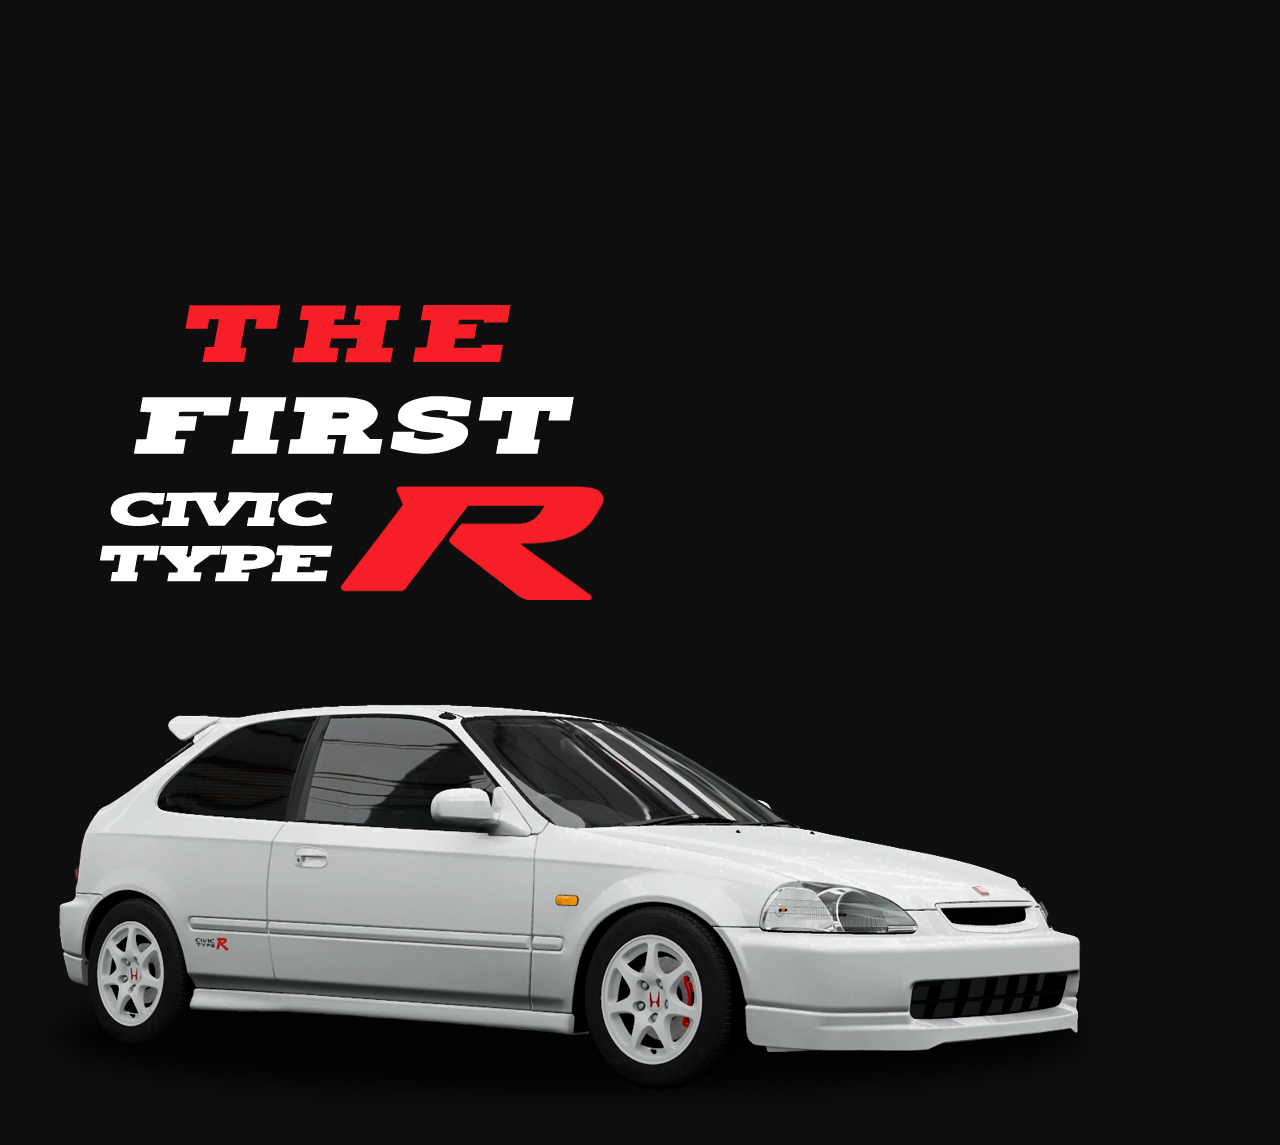
<file: index.html>
<!DOCTYPE html>
<html lang="en">

    <head>

        <title>The First Civic Type R</title>
        
        <meta charset="UTF-8">
        <meta http-equiv="X-UA-Compatible" content="IE=edge">
        <meta name="viewport" content="width=device-width, initial-scale=1.0">
        <link rel="shortcut icon" href="images/site-icon.png">

        <link rel="preconnect" href="https://fonts.googleapis.com">
        <link rel="preconnect" href="https://fonts.gstatic.com" crossorigin>
        <link href="https://fonts.googleapis.com/css2?family=Montserrat:ital,wght@0,400;0,700;0,900;1,400&display=swap" rel="stylesheet">
        <link href="http://fonts.cdnfonts.com/css/honda" rel="stylesheet">

        <link rel="stylesheet" href="assets/styles.css">

    </head>

    <body>
    
        <div class="index-bg">

            <!-- Type R Text -->

            <img src="images/type-r-text.png" class="typeR-text">

            <!-- Civic EK9 -->

            <a href="about.html">
                <img src="images/civic-ek9.png" class="typeR-car"> 
            </a>

        </div>

    </body>

</html>
</file>
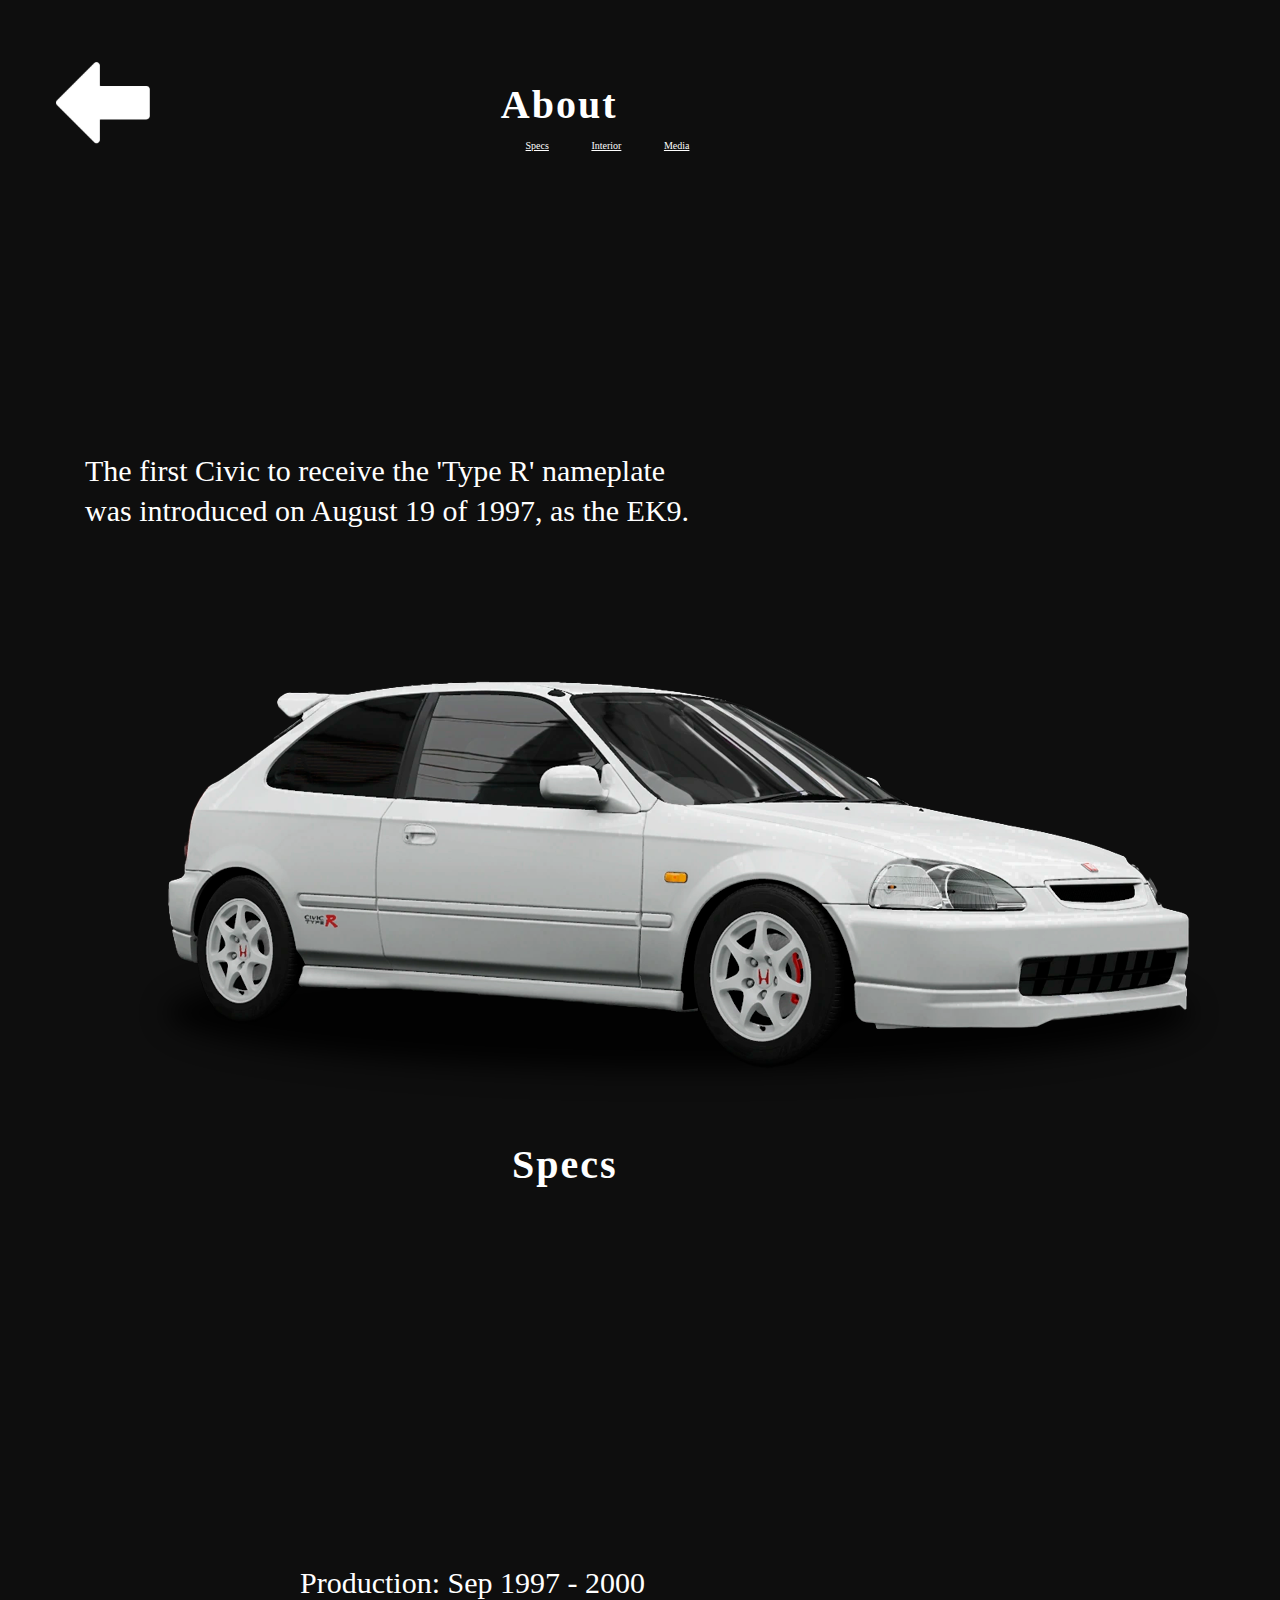
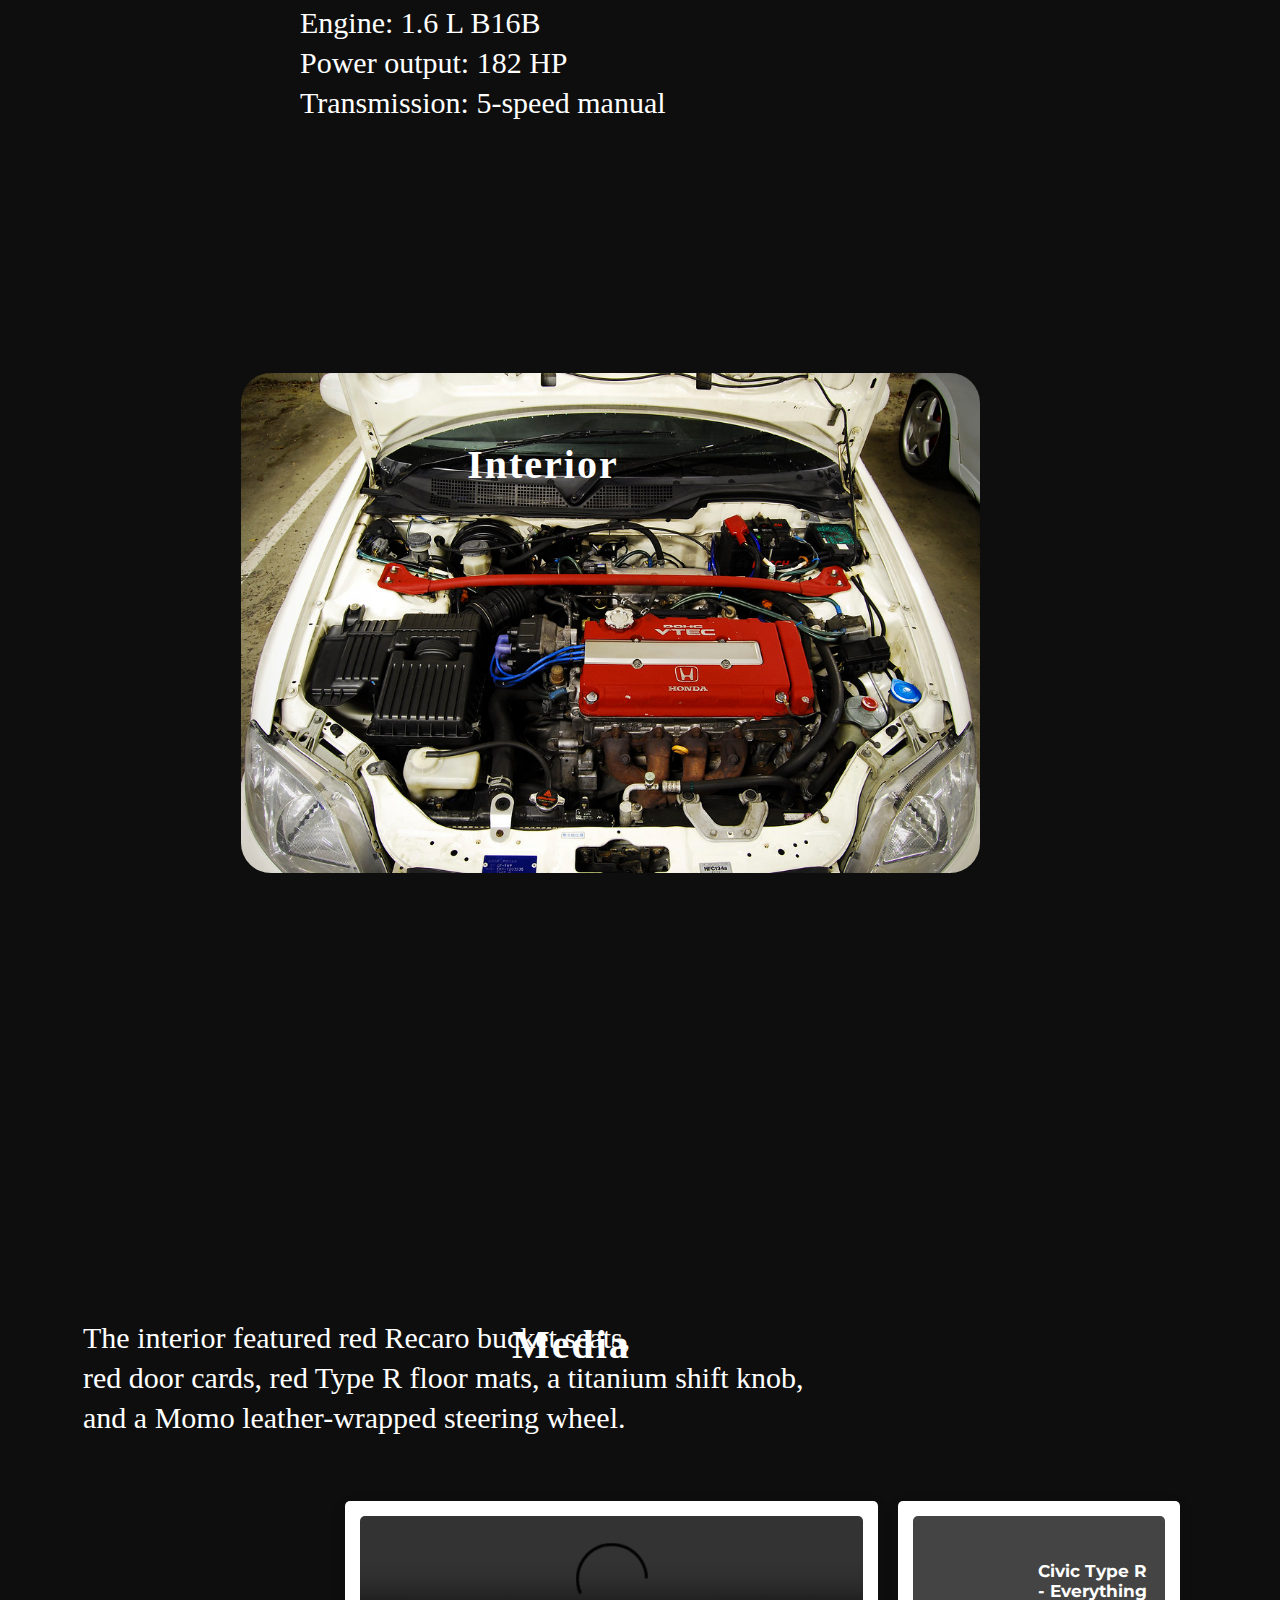
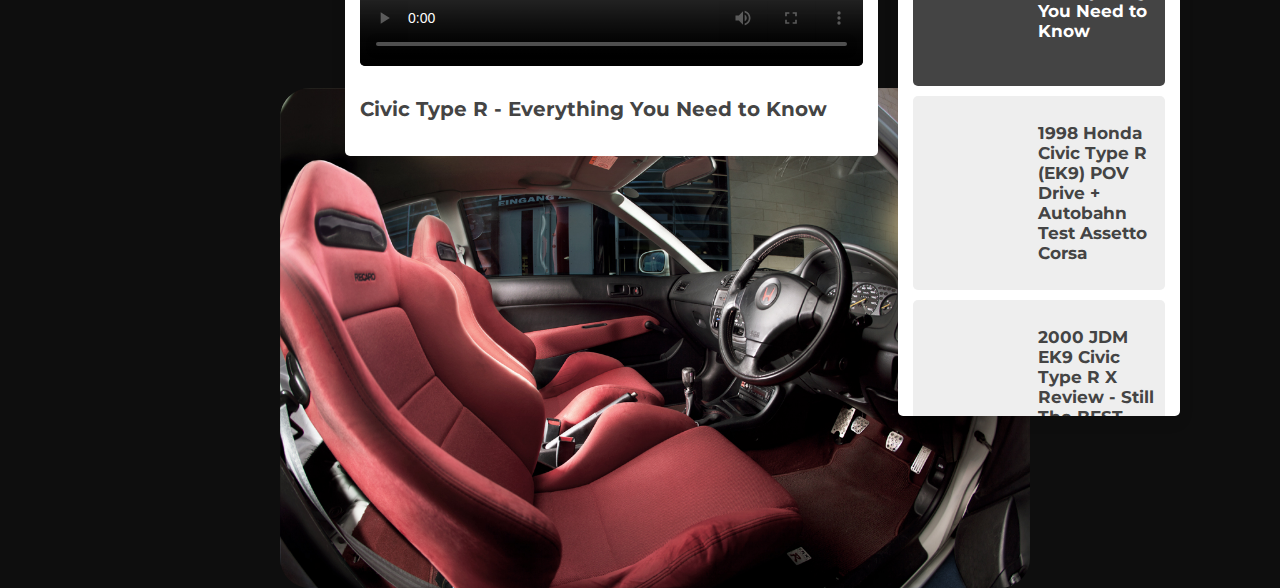
<file: about.html>
<!DOCTYPE html>
<html lang="en">

    <head>

        <title>The First Civic Type R</title>
        
        <meta charset="UTF-8">
        <meta http-equiv="X-UA-Compatible" content="IE=edge">
        <meta name="viewport" content="width=device-width, initial-scale=1.0">
        <link rel="shortcut icon" href="images/site-icon.png">

        <link rel="preconnect" href="https://fonts.googleapis.com">
        <link rel="preconnect" href="https://fonts.gstatic.com" crossorigin>
        <link href="https://fonts.googleapis.com/css2?family=Montserrat:ital,wght@0,400;0,700;0,900;1,400&display=swap" rel="stylesheet">
        <link href="http://fonts.cdnfonts.com/css/honda" rel="stylesheet">

        <link rel="stylesheet" href="assets/styles.css">

    </head>

    <body>

        <div class="navigation-arrows">

            <a href="index.html">
                <img src="images/arrow-left.png" class="arrow-left">
            </a>

                <h2 class="about-title">About</h2>

        </div>

        <div class="menu">

            <a href="#civic-specs">Specs</a>
            <a href="#civic-interior">Interior</a>
            <a href="#civic-media">Media</a>

        </div>   

        <section>

            <p class="civic-intro-text">
            
                The first Civic to receive the 'Type R' nameplate <br>
                was introduced on August 19 of 1997, as the EK9.

            </p>

                <img src="images/civic-ek9.png" class="typeR-car2">

        </section>

        <section id="civic-specs">

            <h2 class="specs-title">Specs</h2>

            <p class="civic-specs-text">

                Production: Sep 1997 - 2000 <br>
                Engine: 1.6 L B16B <br>
                Power output: 182 HP <br>
                Transmission: 5-speed manual <br>

            </p>

                <img src="images/ek9-enginebay.jpg" class="typeR-enginebay">

        </section>

        <section id="civic-interior">

            <h2 class="interior-title">Interior</h2>

            <p class="civic-interior-text">

                The interior featured red Recaro bucket seats, <br>
                red door cards, red Type R floor mats, a titanium shift knob, <br>
                and a Momo leather-wrapped steering wheel. <br>

            </p>

                <img src="images/ek9-interior.jpg" class="typeR-interior">

        </section>

        <section id="civic-media">

            <h2 class="media-title">Media</h2>

            <div class="container">

                <div class="main-video-container">

                   <video src="https://github.com/Rainezi/ek9-tribute/blob/main/videos/Y2Mate.is%20-%20Civic%20Type%20R%20-%20Everything%20You%20Need%20to%20Know%20Up%20To%20Speed%20Donut%20Media-pom34VqPV7Y-1080p-1656045307458.mp4#t=0.5" type="video/mp4" loop controls class="main-video"></video>
                   <h3 class="main-vid-title">Civic Type R - Everything You Need to Know</h3>

                </div>
             
                <div class="video-list-container">

                    <div class="list active">

                        <video src="https://github.com/Rainezi/ek9-tribute/blob/main/videos/Y2Mate.is%20-%20Civic%20Type%20R%20-%20Everything%20You%20Need%20to%20Know%20Up%20To%20Speed%20Donut%20Media-pom34VqPV7Y-1080p-1656045307458.mp4#t=0.5" type="video/mp4" class="list-video"></video>
                        <h3 class="list-title">Civic Type R - Everything You Need to Know</h3>

                     </div>
             
                   <div class="list">

                      <video src="https://media.githubusercontent.com/media/Rainezi/ek9-tribute/main/videos/Y2Mate.is%20-%201998%20Honda%20Civic%20Type%20R%20(EK9)%20POV%20Drive%20%2B%20Autobahn%20Test%20Assetto%20Corsa-Ly00Ro88zoQ-720p-1656046847170.mp4#t=0.5" type="video/mp4" class="list-video"></video>
                      <h3 class="list-title">1998 Honda Civic Type R (EK9) POV Drive + Autobahn Test Assetto Corsa</h3>

                   </div>
             
                   <div class="list">

                      <video src="https://github.com/Rainezi/ek9-tribute/blob/main/videos/Y2Mate.is%20-%202000%20JDM%20EK9%20Civic%20Type%20R%20X%20Review%20-%20Still%20The%20BEST%20Honda%20After%2025%20Years-p4a51NVgaBQ-720p-1656045332803.mp4#t=0.5" type="video/mp4" class="list-video"></video>
                      <h3 class="list-title">2000 JDM EK9 Civic Type R X Review - Still The BEST Honda After 25 Years</h3>

                   </div>
             
                   <div class="list">

                      <video src="https://github.com/Rainezi/ek9-tribute/blob/main/videos/Y2Mate.is%20-%20Best%20of%20Honda%20Civic%20EK9%20Type%20R%20Compilation-Dtt42k_LMHA-720p-1656027141730.mp4#t=0.5" type="video/mp4" class="list-video"></video>
                      <h3 class="list-title">Best of Honda Civic EK9 Type R Compilation</h3>

                   </div>
             
                   <div class="list">

                      <video src="https://github.com/Rainezi/ek9-tribute/blob/main/videos/Y2Mate.is%20-%20OLD%20CARS%20ARE%20THE%20BEST!%20RHD%202000%20Civic%20Type%20R%20Review-cAvZpD-Fp5g-720p-1656045228856.mp4#t=0.5" type="video/mp4" class="list-video"></video>
                      <h3 class="list-title">OLD CARS ARE THE BEST! RHD 2000 Civic Type R</h3>

                   </div>
             
                   <div class="list">

                      <video src="https://github.com/Rainezi/ek9-tribute/blob/main/videos/Y2Mate.is%20-%20Restoring%20a%201999%20Honda%20Civic%20Ek%201%20year%20in%2015%20minutes-bhlTI85tm9Q-720p-1656045355014.mp4#t=0.5" type="video/mp4" class="list-video"></video>
                      <h3 class="list-title">Restoring a 1999 Honda Civic Ek 1 year in 15 minutes</h3>

                   </div>
             
                </div>
             
             </div>

        </section>

    <script src="js/script.js"></script>

    </body>

</html>
</file>
<file: assets/styles.css>
@font-face {
    
    font-family: hondafont;
    font-style: normal;
    font-weight: 400;
    src:local('Hondafont'),
    url(https://fonts.cdnfonts.com/s/4867/hondafont.woff) 
    format('woff')
        
}

body {

    margin: 0;
    padding: 0;
    background: no-repeat;
    background-color: #0e0e0e;
    background-size: cover;

}

html {

    scroll-behavior: smooth;

}

section {

    width: 100%;
    height: 100vh;

}

a {

    color: white;

}

h2 {

    margin: 0;
    padding: 0;
    text-align: center;
    color: white;
    position: absolute;
    font-family: 'hondafont';
    font-size: 40px;
    margin-top: 41px;
    margin-left: 36%;
    letter-spacing: 2px;

}

a:visited :hover :active {

    color: transparent;

}

.typeR-text {

    padding: 50px;
    margin: 50px;
    margin-top: 225px;

}

.typeR-car {

    margin-bottom: 0px;
    transition: all .2s ease-in-out; 

}

.typeR-car:hover {

    transform: scale(1.1);

}

.navigation-arrows {

    padding: 20px;
    margin: 20px;
    transition: all .2s ease-in-out; 

}

.arrow-left {

    width: 125px;
    height: 125px;
    float: left;
    transition: all .2s ease-in-out; 

}

.arrow-left:hover {

    transform: scale(1.2);

}

.arrow-right {

    width: 125px;
    height: 125px;
    float: right;
    transition: all .2s ease-in-out;

}

.arrow-right:hover {

    transform: scale(1.2);

}

.about-title {

    margin: 0;
    padding: 0;
    text-align: center;
    color: white;
    position: absolute;
    font-family: 'hondafont';
    font-size: 40px;
    margin-top: 41px;
    margin-left: 36%;
    letter-spacing: 2px;

}

.menu {

    margin: 0;
    padding: 0;
    text-align: center;
    font-family: 'hondafont';
    font-size: 10px;
    word-spacing: 40px;
    color: white;
    margin-top: 80px;
    margin-right: 230px;
    
    

}

.civic-intro-text {

    margin: 0;
    padding: 0;
    font-family: 'Cambria';
    font-size: 30px;
    color: white;
    margin-top: 300px;
    margin-left: -80px;
    line-height: 40px;
    float: left;

}

.typeR-car2 {

    margin-top: 150px;
    margin-right: 50px;
    float: right;

}

.specs-title {

    margin: 0;
    padding: 0;
    text-align: center;
    color: white;
    position: absolute;
    font-family: 'hondafont';
    font-size: 40px;
    margin-top: 90px;
    margin-left: 40%;
    letter-spacing: 2px;

}

.civic-specs-text {

    margin: 0;
    padding: 0;
    font-family: 'Cambria';
    font-size: 30px;
    color: white;
    float: left;
    margin-top: 445px;
    margin-left: 300px;
    line-height: 40px;

}

.typeR-enginebay {

    margin-top: 250px;
    height: 500px;
    margin-right: 300px;
    float: right;
    border-radius: 30px;

}

.interior-title {

    margin: 0;
    padding: 0;
    text-align: center;
    color: white;
    position: absolute;
    font-family: 'hondafont';
    font-size: 40px;
    margin-top: 90px;
    margin-left: 36.5%;
    letter-spacing: 2px;

}

.civic-interior-text {

    margin: 0;
    padding: 0;
    font-family: 'Cambria';
    font-size: 30px;
    color: white;
    margin-top: 445px;
    margin-left: 83px;
    line-height: 40px;
    float: left;

}

.typeR-interior {

    margin-top: 250px;
    height: 500px;
    margin-right: 250px;
    float: right;
    border-radius: 30px;

}

.media-title {

    margin: 0;
    padding: 0;
    text-align: center;
    color: white;
    font-family: 'hondafont';
    position: absolute;
    font-size: 40px;
    margin-top: 70px;
    margin-left: 40%;
    letter-spacing: 2px;

}

.container {

    max-width: 1200px;
    margin: 100px;
    display: flex;
    position: absolute;
    margin-top: 250px;
    font-family: 'montserrat', sans-serif;
    margin-left: 345px;
    align-items: flex-start;
    gap: 20px;

 }
 
 .container .main-video-container {

    flex: 1 1 700px;
    border-radius: 5px;
    box-shadow: 0 5px 15px rgba(0,0,0,.1);
    background-color: #fff;
    padding: 15px;

 }
 
 .container .main-video-container .main-video {

    margin-bottom: 7px;
    border-radius: 5px;
    width: 100%;

 }
 
 .container .main-video-container .main-vid-title {

    font-size: 20px;
    color: #444;

 }
 
 .container .video-list-container {


    flex: 1 1 350px;
    height: 485px;
    overflow-y: scroll;
    border-radius: 5px;
    box-shadow: 0 5px 15px rgba(0,0,0,.1);
    background-color: #fff;
    padding: 15px;

 }
 
 .container .video-list-container::-webkit-scrollbar {

    width: 10px;
 }

 
 .container .video-list-container::-webkit-scrollbar-track {

    background-color: #fff;
    border-radius: 5px;

 }
 
 .container .video-list-container::-webkit-scrollbar-thumb {

    background-color: #444;
    border-radius: 5px;

 }
 
 .container .video-list-container .list {

    display: flex;
    align-items: center;
    gap: 15px;
    padding: 10px;
    background-color: #eee;
    cursor: pointer;
    border-radius: 5px;
    margin-bottom: 10px;

 }
 
 .container .video-list-container .list:last-child {

    margin-bottom: 0;

 }
 
 .container .video-list-container .list.active {

    background-color: #444;

 }
 
 .container .video-list-container .list.active .list-title {

    color: #fff;

 }
 
 .container .video-list-container .list .list-video {

    width: 100px;
    border-radius: 5px;

 }
 
 .container .video-list-container .list .list-title {

    font-size: 17px;
    color: #444;

 }
 
 @media (max-width:1200px) {
 
    .container{

       margin: 0;

    }
 
 }
 
 @media (max-width:450px) {
 
    .container .main-video-container .main-vid-title {

       font-size: 15px;
       text-align: center;

    }
 
    .container .video-list-container .list {

       flex-flow: column;
       gap: 10px;

    }
 
    .container .video-list-container .list .list-video {

       width: 100%;

    }
 
    .container .video-list-container .list .list-title {

       font-size: 15px;
       text-align: center;

    }
 
 }
</file>
